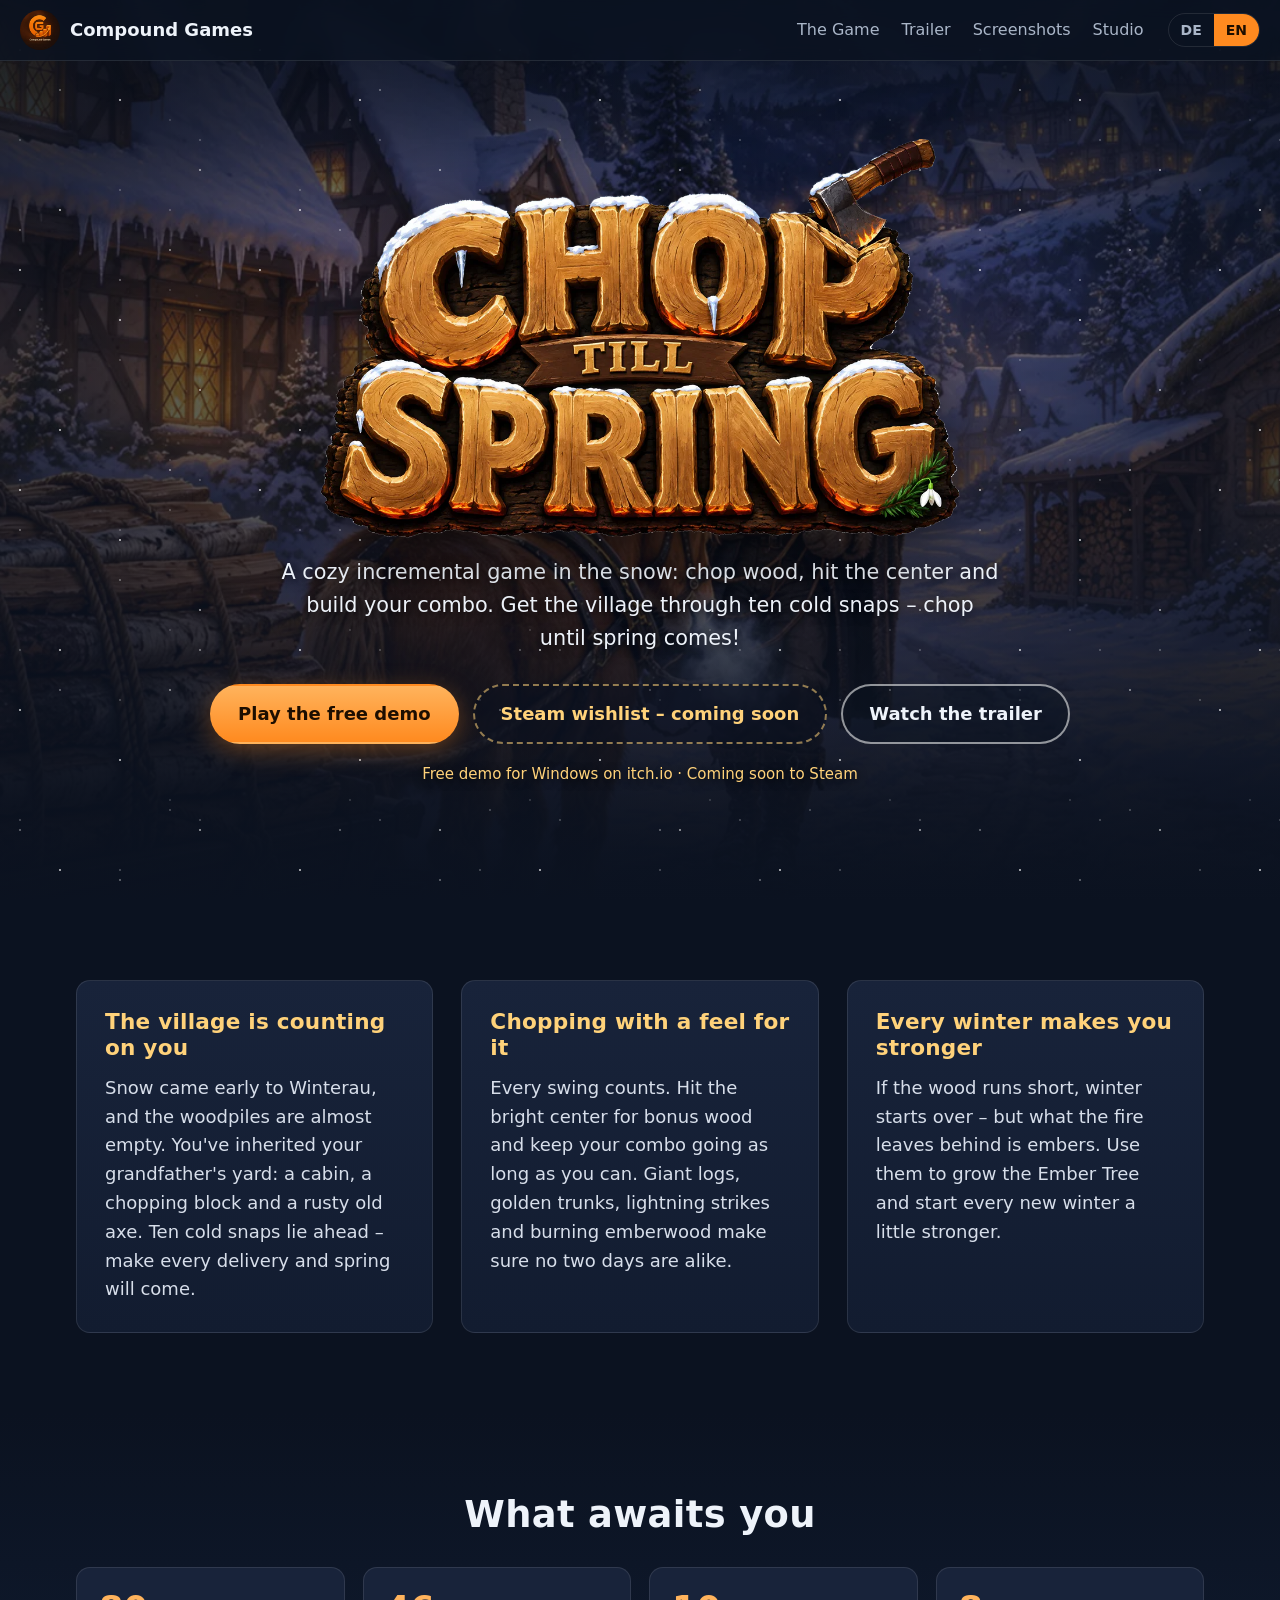
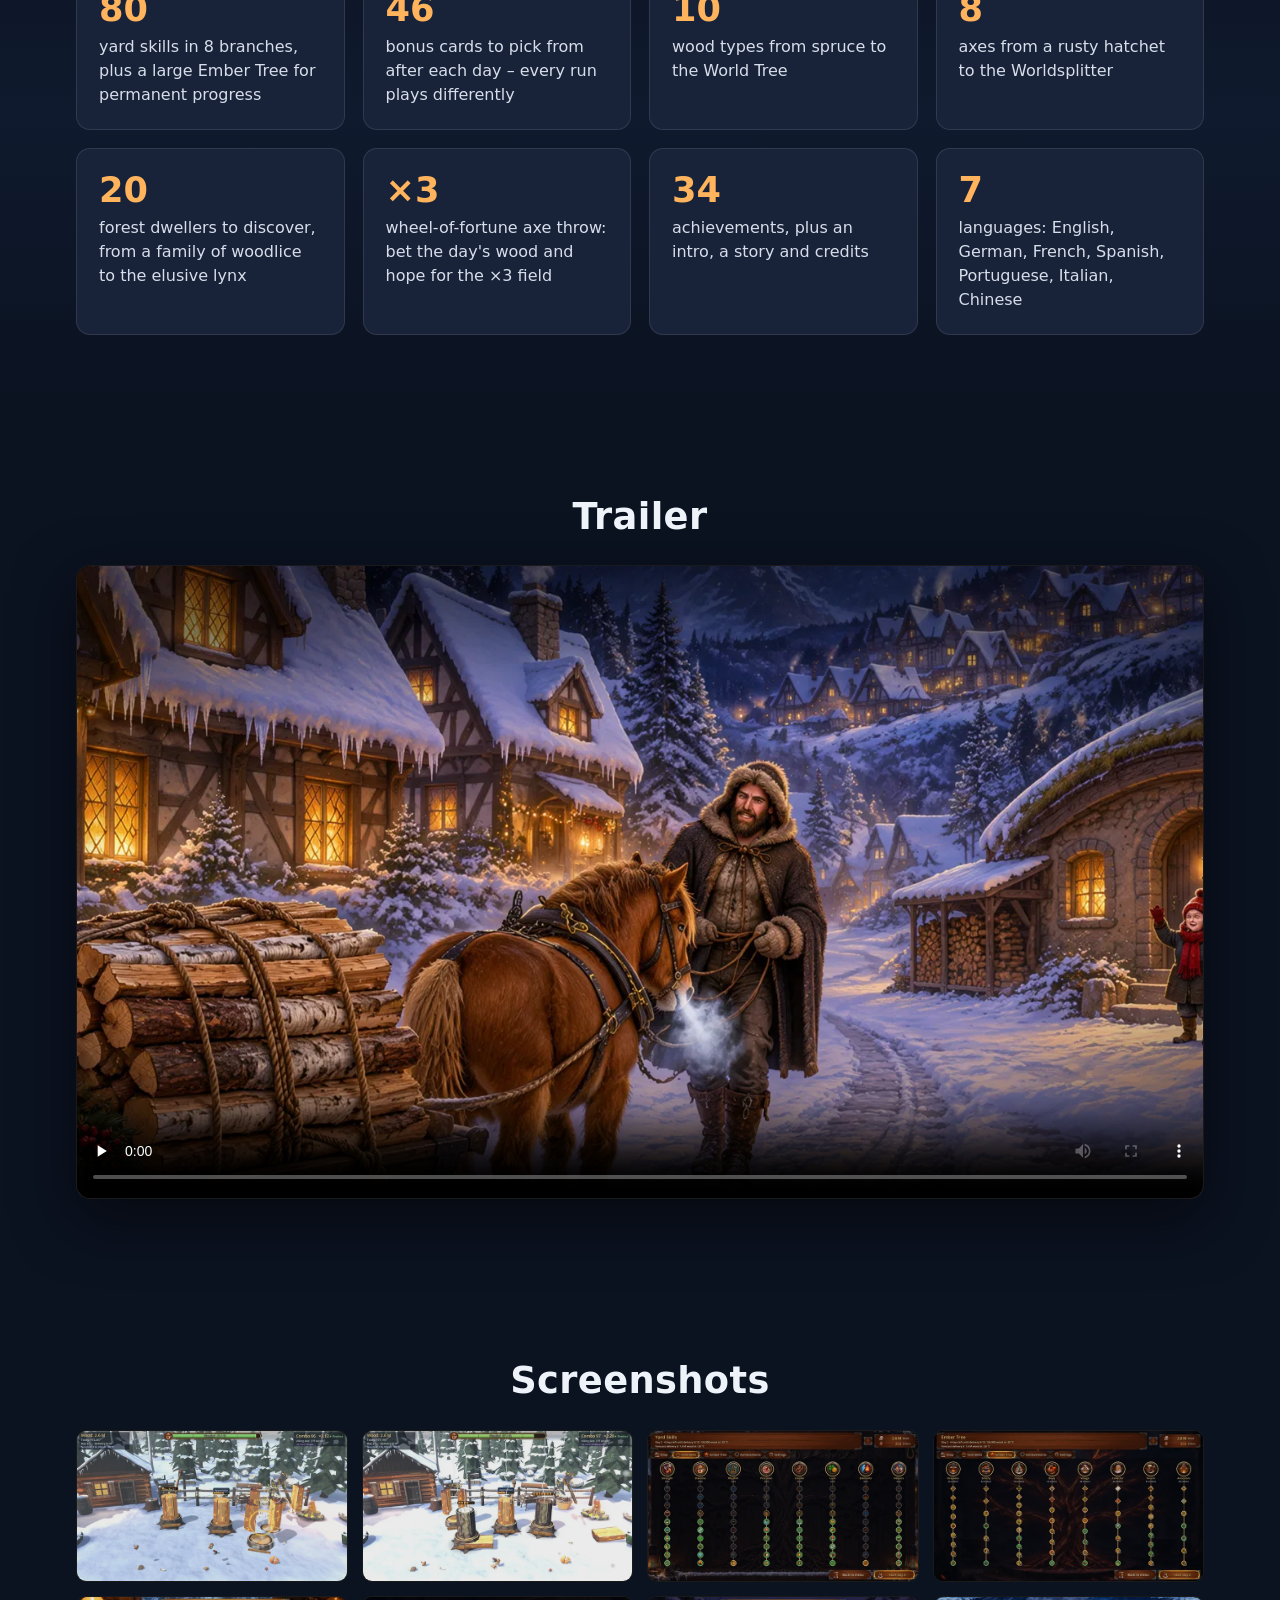
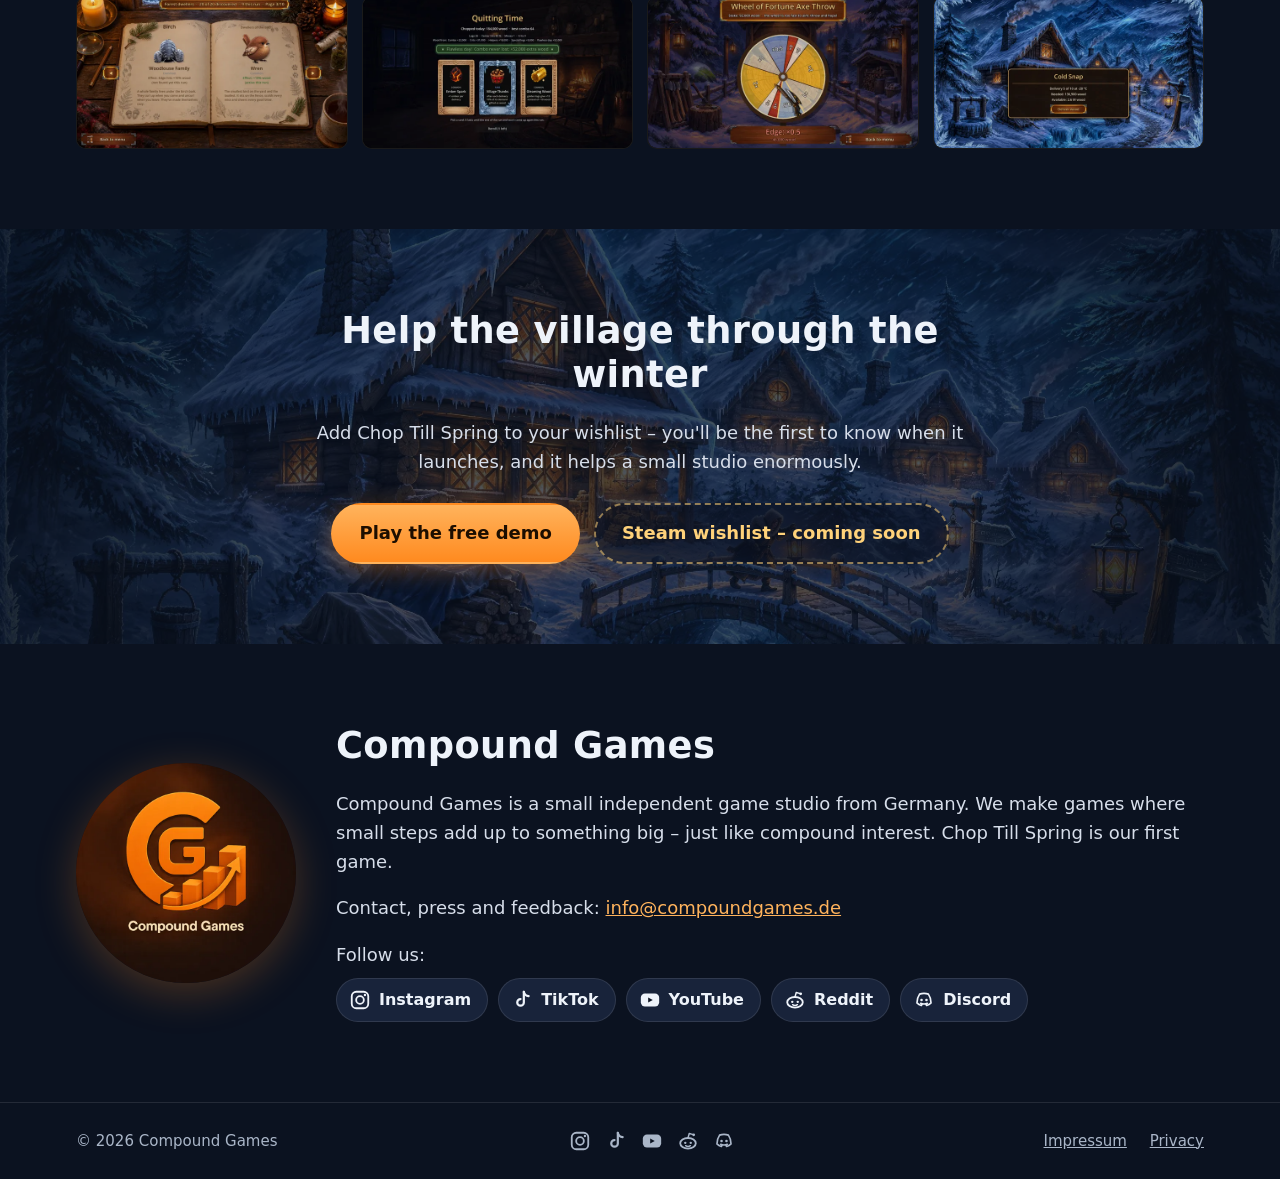
<file: index.html>
<!doctype html>
<html lang="de">
<head>
<meta charset="utf-8">
<meta name="viewport" content="width=device-width, initial-scale=1">
<title>Chop Till Spring – Compound Games</title>
<meta name="description" content="Chop Till Spring: Ein gemütliches Incremental-Spiel im Schnee. Hack Holz, triff die Mitte, bring das Dorf durch zehn Kälteeinbrüche. Bald auf Steam.">
<meta property="og:title" content="Chop Till Spring">
<meta property="og:description" content="Ein gemütliches Incremental-Spiel im Schnee. Hack, bis der Frühling kommt!">
<meta property="og:image" content="https://compoundgames.de/img/og_image.png">
<meta property="og:url" content="https://compoundgames.de/">
<meta property="og:type" content="website">
<meta name="twitter:card" content="summary_large_image">
<link rel="icon" type="image/png" href="img/favicon.png">
<link rel="stylesheet" href="style.css">
</head>
<body>
<!-- Symbole fuer die Social-Media-Links: eingebettet, keine Anfragen an fremde Server -->
<svg width="0" height="0" style="position:absolute" aria-hidden="true" focusable="false">
  <symbol id="i-ig" viewBox="0 0 24 24"><rect x="3" y="3" width="18" height="18" rx="5" fill="none" stroke="currentColor" stroke-width="2"/><circle cx="12" cy="12" r="4.2" fill="none" stroke="currentColor" stroke-width="2"/><circle cx="17.4" cy="6.6" r="1.3" fill="currentColor"/></symbol>
  <symbol id="i-tt" viewBox="0 0 24 24"><path d="M14 3v11.6a3.6 3.6 0 1 1-3.6-3.6" fill="none" stroke="currentColor" stroke-width="2.4" stroke-linecap="round" stroke-linejoin="round"/><path d="M14 3.2c.7 2.6 2.5 4.3 5.2 4.6" fill="none" stroke="currentColor" stroke-width="2.4" stroke-linecap="round"/></symbol>
  <symbol id="i-yt" viewBox="0 0 24 24"><rect x="2" y="5" width="20" height="14" rx="4.5" fill="currentColor"/><path d="M10 9.2v5.6l5-2.8z" fill="#0b1220"/></symbol>
  <symbol id="i-dc" viewBox="0 0 24 24"><path d="M7.2 5.6c1.5-.6 3-.9 4.8-.9s3.3.3 4.8.9c1.9 2.7 2.9 5.8 2.9 9.6-1.4 1.4-3 2.3-4.8 2.8l-1-1.7M7.2 5.6C5.3 8.3 4.3 11.4 4.3 15.2c1.4 1.4 3 2.3 4.8 2.8l1-1.7M8.4 15.6c2.4 1 4.8 1 7.2 0" fill="none" stroke="currentColor" stroke-width="1.8" stroke-linecap="round" stroke-linejoin="round"/><circle cx="9.3" cy="12" r="1.4" fill="currentColor"/><circle cx="14.7" cy="12" r="1.4" fill="currentColor"/></symbol>
  <symbol id="i-rd" viewBox="0 0 24 24"><ellipse cx="12" cy="14.5" rx="8.5" ry="5.8" fill="none" stroke="currentColor" stroke-width="2"/><circle cx="9" cy="14" r="1.3" fill="currentColor"/><circle cx="15" cy="14" r="1.3" fill="currentColor"/><path d="M9.4 17.1c1.6 1 3.6 1 5.2 0" fill="none" stroke="currentColor" stroke-width="1.6" stroke-linecap="round"/><path d="M12 8.7l1.3-4.8 3.6.9" fill="none" stroke="currentColor" stroke-width="1.6" stroke-linecap="round" stroke-linejoin="round"/><circle cx="18.2" cy="5.2" r="1.5" fill="currentColor"/></symbol>
</svg>

<header class="topbar">
  <a class="brand" href="#top">
    <img src="img/studio_logo.webp" alt="" width="40" height="40">
    <span>Compound Games</span>
  </a>
  <nav>
    <a href="#spiel"><span lang="de">Das Spiel</span><span lang="en">The Game</span></a>
    <a href="#trailer">Trailer</a>
    <a href="#bilder"><span lang="de">Bilder</span><span lang="en">Screenshots</span></a>
    <a href="#studio">Studio</a>
  </nav>
  <div class="langswitch" role="group" aria-label="Sprache / Language">
    <button type="button" data-lang="de">DE</button>
    <button type="button" data-lang="en">EN</button>
  </div>
</header>

<main id="top">

<section class="hero">
  <div class="hero-bg" aria-hidden="true"></div>
  <div class="snow" aria-hidden="true"></div>
  <div class="hero-inner">
    <img class="game-logo" src="img/game_logo.webp" alt="Chop Till Spring">
    <p class="tagline">
      <span lang="de">Ein gemütliches Incremental-Spiel im Schnee: Hack Holz, triff die Mitte und baue deine Combo auf. Bring das Dorf durch zehn Kälteeinbrüche – hack, bis der Frühling kommt!</span>
      <span lang="en">A cozy incremental game in the snow: chop wood, hit the center and build your combo. Get the village through ten cold snaps – chop until spring comes!</span>
    </p>
    <div class="cta">
      <a class="btn primary" href="https://compound-games.itch.io/chop-till-spring" target="_blank" rel="noopener"><span lang="de">Demo kostenlos spielen</span><span lang="en">Play the free demo</span></a>
      <a class="btn primary steam-link" href="#" target="_blank" rel="noopener">
        <span lang="de">Auf die Steam-Wunschliste</span><span lang="en">Wishlist on Steam</span>
      </a>
      <a class="btn" href="#trailer"><span lang="de">Trailer ansehen</span><span lang="en">Watch the trailer</span></a>
    </div>
    <p class="soon"><span lang="de">Kostenlose Demo für Windows auf itch.io · Bald auf Steam</span><span lang="en">Free demo for Windows on itch.io · Coming soon to Steam</span></p>
  </div>
</section>

<section id="spiel" class="story">
  <div class="wrap">
    <article>
      <h2><span lang="de">Das Dorf zählt auf dich</span><span lang="en">The village is counting on you</span></h2>
      <p lang="de">Der Schnee kam zu früh nach Winterau, und die Holzstapel sind fast leer. Du hast den Hof deines Großvaters geerbt: eine Hütte, einen Hackklotz und ein rostiges Beil. Zehn Kälteeinbrüche stehen bevor – schaffst du jede Lieferung, kommt der Frühling.</p>
      <p lang="en">Snow came early to Winterau, and the woodpiles are almost empty. You've inherited your grandfather's yard: a cabin, a chopping block and a rusty old axe. Ten cold snaps lie ahead – make every delivery and spring will come.</p>
    </article>
    <article>
      <h2><span lang="de">Hacken mit Gefühl</span><span lang="en">Chopping with a feel for it</span></h2>
      <p lang="de">Jeder Hieb zählt. Triff die helle Mitte für Bonusholz und halte deine Combo, so lange es geht. Riesenscheite, goldene Stämme, Blitzschläge und brennendes Glutholz sorgen dafür, dass kein Tag wie der andere ist.</p>
      <p lang="en">Every swing counts. Hit the bright center for bonus wood and keep your combo going as long as you can. Giant logs, golden trunks, lightning strikes and burning emberwood make sure no two days are alike.</p>
    </article>
    <article>
      <h2><span lang="de">Jeder Winter macht dich stärker</span><span lang="en">Every winter makes you stronger</span></h2>
      <p lang="de">Reicht das Holz nicht, beginnt der Winter von vorn – doch was vom Feuer bleibt, ist Glut. Mit ihr baust du den Glut-Baum aus und startest jeden neuen Winter ein Stück stärker.</p>
      <p lang="en">If the wood runs short, winter starts over – but what the fire leaves behind is embers. Use them to grow the Ember Tree and start every new winter a little stronger.</p>
    </article>
  </div>
</section>

<section class="features">
  <div class="wrap">
    <h2 class="center"><span lang="de">Was dich erwartet</span><span lang="en">What awaits you</span></h2>
    <ul class="feature-grid">
      <li><b>80</b><span lang="de">Hof-Skills in 8 Ästen, dazu ein großer Glut-Baum für dauerhaften Fortschritt</span><span lang="en">yard skills in 8 branches, plus a large Ember Tree for permanent progress</span></li>
      <li><b>46</b><span lang="de">Bonuskarten, aus denen du nach jedem Tag wählst – jeder Durchlauf spielt sich anders</span><span lang="en">bonus cards to pick from after each day – every run plays differently</span></li>
      <li><b>10</b><span lang="de">Holzarten vom Fichtenscheit bis zum Weltenbaum</span><span lang="en">wood types from spruce to the World Tree</span></li>
      <li><b>8</b><span lang="de">Äxte vom rostigen Beil bis zum Weltenspalter</span><span lang="en">axes from a rusty hatchet to the Worldsplitter</span></li>
      <li><b>20</b><span lang="de">Waldbewohner zum Entdecken, von der Asselfamilie bis zum scheuen Luchs</span><span lang="en">forest dwellers to discover, from a family of woodlice to the elusive lynx</span></li>
      <li><b>×3</b><span lang="de">Glücksrad-Axtwurf: Setz dein Tagesholz und hoffe auf das ×3-Feld</span><span lang="en">wheel-of-fortune axe throw: bet the day's wood and hope for the ×3 field</span></li>
      <li><b>34</b><span lang="de">Erfolge, dazu Intro, Geschichte und Abspann</span><span lang="en">achievements, plus an intro, a story and credits</span></li>
      <li><b>7</b><span lang="de">Sprachen: Deutsch, Englisch, Französisch, Spanisch, Portugiesisch, Italienisch, Chinesisch</span><span lang="en">languages: English, German, French, Spanish, Portuguese, Italian, Chinese</span></li>
    </ul>
  </div>
</section>

<section id="trailer" class="trailer">
  <div class="wrap">
    <h2 class="center">Trailer</h2>
    <div class="video-frame">
      <video id="trailer-video" controls preload="none" poster="img/hero.webp" playsinline>
        <source data-de="video/trailer_en.mp4" data-en="video/trailer_en.mp4" src="video/trailer_en.mp4" type="video/mp4">
      </video>
    </div>
  </div>
</section>

<section id="bilder" class="gallery">
  <div class="wrap">
    <h2 class="center"><span lang="de">Bilder aus dem Spiel</span><span lang="en">Screenshots</span></h2>
    <div class="shots" id="shots"></div>
  </div>
</section>

<section class="wishlist">
  <div class="wrap center">
    <h2><span lang="de">Hilf dem Dorf durch den Winter</span><span lang="en">Help the village through the winter</span></h2>
    <p lang="de">Setz Chop Till Spring auf deine Wunschliste – so erfährst du als Erstes, wann es losgeht, und hilfst einem kleinen Studio enorm.</p>
    <p lang="en">Add Chop Till Spring to your wishlist – you'll be the first to know when it launches, and it helps a small studio enormously.</p>
    <div class="cta">
      <a class="btn primary" href="https://compound-games.itch.io/chop-till-spring" target="_blank" rel="noopener"><span lang="de">Demo kostenlos spielen</span><span lang="en">Play the free demo</span></a>
      <a class="btn primary steam-link" href="#" target="_blank" rel="noopener"><span lang="de">Auf die Steam-Wunschliste</span><span lang="en">Wishlist on Steam</span></a>
    </div>
  </div>
</section>

<section id="studio" class="studio">
  <div class="wrap studio-inner">
    <img src="img/studio_logo.webp" alt="Compound Games Logo" width="220" height="220">
    <div>
      <h2>Compound Games</h2>
      <p lang="de">Compound Games ist ein kleines unabhängiges Spielestudio aus Deutschland. Wir machen Spiele, bei denen kleine Fortschritte sich zu etwas Großem aufaddieren – genau wie Zinseszins. Chop Till Spring ist unser erstes Spiel.</p>
      <p lang="en">Compound Games is a small independent game studio from Germany. We make games where small steps add up to something big – just like compound interest. Chop Till Spring is our first game.</p>
      <p><span lang="de">Kontakt, Presse und Feedback:</span><span lang="en">Contact, press and feedback:</span> <a href="mailto:info@compoundgames.de">info@compoundgames.de</a></p>
      <p class="socials-title"><span lang="de">Folge uns:</span><span lang="en">Follow us:</span></p>
      <div class="socials">
        <a href="https://www.instagram.com/compoundgames" target="_blank" rel="noopener" aria-label="Compound Games auf Instagram" data-label-en="Compound Games on Instagram"><svg aria-hidden="true"><use href="#i-ig"/></svg><span>Instagram</span></a>
        <a href="https://www.tiktok.com/@compoundgamesde" target="_blank" rel="noopener" aria-label="Compound Games auf TikTok" data-label-en="Compound Games on TikTok"><svg aria-hidden="true"><use href="#i-tt"/></svg><span>TikTok</span></a>
        <a href="https://www.youtube.com/@compoundgamesde" target="_blank" rel="noopener" aria-label="Compound Games auf YouTube" data-label-en="Compound Games on YouTube"><svg aria-hidden="true"><use href="#i-yt"/></svg><span>YouTube</span></a>
        <a href="https://www.reddit.com/user/Compoundgames" target="_blank" rel="noopener" aria-label="Compound Games auf Reddit" data-label-en="Compound Games on Reddit"><svg aria-hidden="true"><use href="#i-rd"/></svg><span>Reddit</span></a>
        <a href="https://discord.gg/XSnmssbxfM" target="_blank" rel="noopener" aria-label="Compound Games auf Discord" data-label-en="Compound Games on Discord"><svg aria-hidden="true"><use href="#i-dc"/></svg><span>Discord</span></a>
      </div>
    </div>
  </div>
</section>

</main>

<footer>
  <div class="wrap foot">
    <span>© <span id="year">2026</span> Compound Games</span>
    <span class="foot-social">
      <a href="https://www.instagram.com/compoundgames" target="_blank" rel="noopener" aria-label="Compound Games auf Instagram" data-label-en="Compound Games on Instagram"><svg aria-hidden="true"><use href="#i-ig"/></svg></a>
      <a href="https://www.tiktok.com/@compoundgamesde" target="_blank" rel="noopener" aria-label="Compound Games auf TikTok" data-label-en="Compound Games on TikTok"><svg aria-hidden="true"><use href="#i-tt"/></svg></a>
      <a href="https://www.youtube.com/@compoundgamesde" target="_blank" rel="noopener" aria-label="Compound Games auf YouTube" data-label-en="Compound Games on YouTube"><svg aria-hidden="true"><use href="#i-yt"/></svg></a>
      <a href="https://www.reddit.com/user/Compoundgames" target="_blank" rel="noopener" aria-label="Compound Games auf Reddit" data-label-en="Compound Games on Reddit"><svg aria-hidden="true"><use href="#i-rd"/></svg></a>
      <a href="https://discord.gg/XSnmssbxfM" target="_blank" rel="noopener" aria-label="Compound Games auf Discord" data-label-en="Compound Games on Discord"><svg aria-hidden="true"><use href="#i-dc"/></svg></a>
    </span>
    <span>
      <a href="impressum.html">Impressum</a>
      <a href="datenschutz.html"><span lang="de">Datenschutz</span><span lang="en">Privacy</span></a>
    </span>
  </div>
</footer>

<div class="lightbox" id="lightbox" hidden>
  <button type="button" class="lb-close" aria-label="Schließen">×</button>
  <button type="button" class="lb-prev" aria-label="Zurück">‹</button>
  <img alt="">
  <button type="button" class="lb-next" aria-label="Weiter">›</button>
</div>

<script src="site.js"></script>
</body>
</html>
</file>
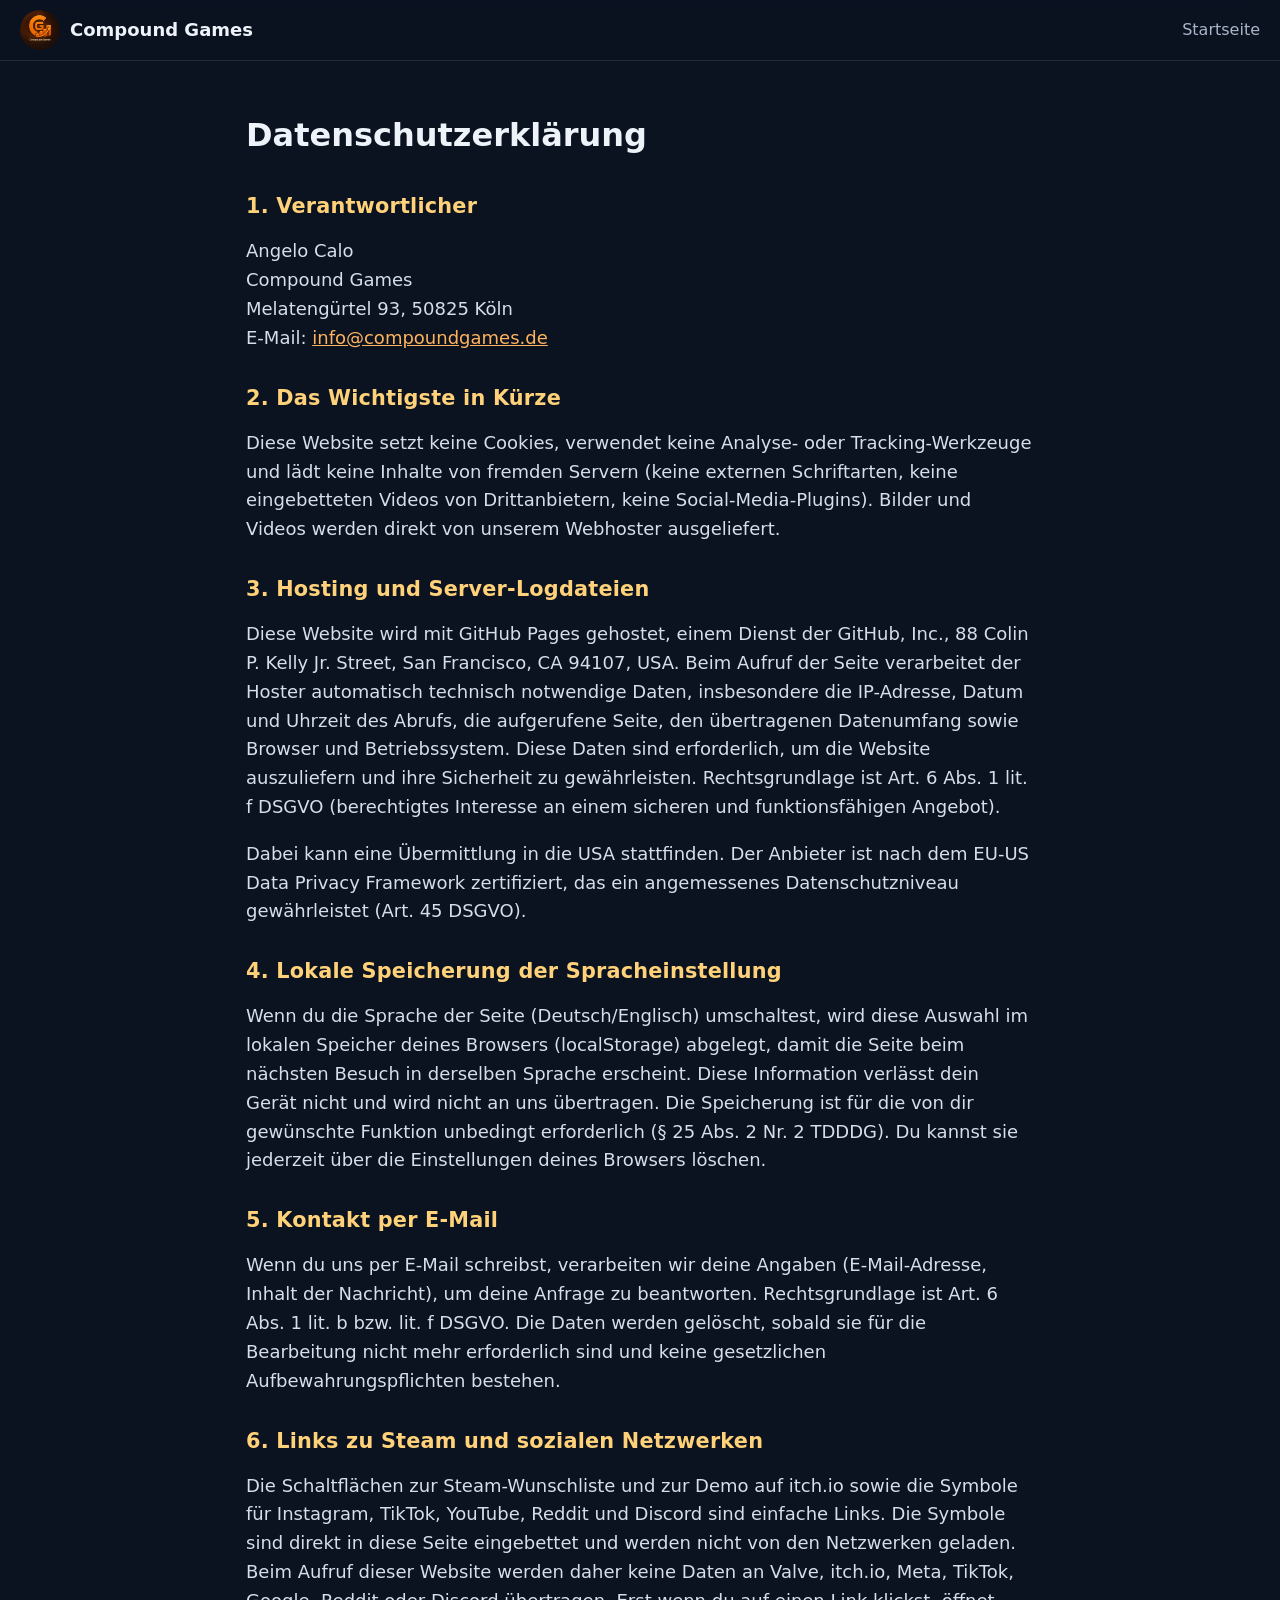
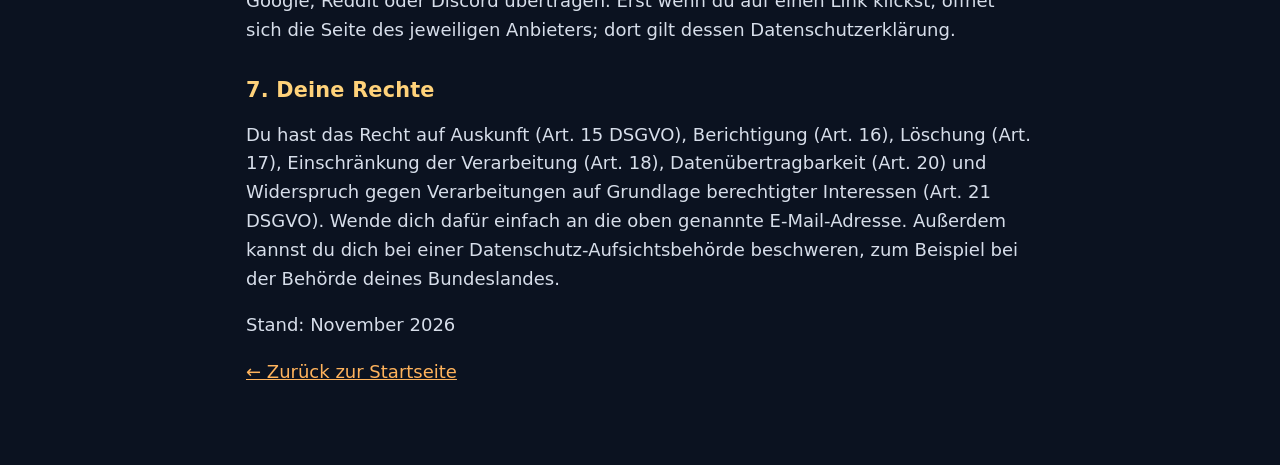
<file: datenschutz.html>
<!doctype html>
<html lang="de">
<head>
<meta charset="utf-8">
<meta name="viewport" content="width=device-width, initial-scale=1">
<title>Datenschutz – Compound Games</title>
<meta name="robots" content="noindex">
<link rel="icon" type="image/png" href="img/favicon.png">
<link rel="stylesheet" href="style.css">
</head>
<body>
<header class="topbar">
  <a class="brand" href="index.html"><img src="img/studio_logo.webp" alt="" width="40" height="40"><span>Compound Games</span></a>
  <nav><a href="index.html">Startseite</a></nav>
</header>
<main class="legal">
  <h1>Datenschutzerklärung</h1>

  <h2>1. Verantwortlicher</h2>
  <p>
    Angelo Calo<br>
    Compound Games<br>
    Melatengürtel 93, 50825 Köln<br>
    E-Mail: <a href="mailto:info@compoundgames.de">info@compoundgames.de</a>
  </p>

  <h2>2. Das Wichtigste in Kürze</h2>
  <p>Diese Website setzt keine Cookies, verwendet keine Analyse- oder Tracking-Werkzeuge und lädt keine Inhalte von fremden Servern (keine externen Schriftarten, keine eingebetteten Videos von Drittanbietern, keine Social-Media-Plugins). Bilder und Videos werden direkt von unserem Webhoster ausgeliefert.</p>

  <h2>3. Hosting und Server-Logdateien</h2>
  <p>Diese Website wird mit GitHub Pages gehostet, einem Dienst der GitHub, Inc., 88 Colin P. Kelly Jr. Street, San Francisco, CA 94107, USA. Beim Aufruf der Seite verarbeitet der Hoster automatisch technisch notwendige Daten, insbesondere die IP-Adresse, Datum und Uhrzeit des Abrufs, die aufgerufene Seite, den übertragenen Datenumfang sowie Browser und Betriebssystem. Diese Daten sind erforderlich, um die Website auszuliefern und ihre Sicherheit zu gewährleisten. Rechtsgrundlage ist Art. 6 Abs. 1 lit. f DSGVO (berechtigtes Interesse an einem sicheren und funktionsfähigen Angebot).</p>
  <p>Dabei kann eine Übermittlung in die USA stattfinden. Der Anbieter ist nach dem EU-US Data Privacy Framework zertifiziert, das ein angemessenes Datenschutzniveau gewährleistet (Art. 45 DSGVO).</p>

  <h2>4. Lokale Speicherung der Spracheinstellung</h2>
  <p>Wenn du die Sprache der Seite (Deutsch/Englisch) umschaltest, wird diese Auswahl im lokalen Speicher deines Browsers (localStorage) abgelegt, damit die Seite beim nächsten Besuch in derselben Sprache erscheint. Diese Information verlässt dein Gerät nicht und wird nicht an uns übertragen. Die Speicherung ist für die von dir gewünschte Funktion unbedingt erforderlich (§ 25 Abs. 2 Nr. 2 TDDDG). Du kannst sie jederzeit über die Einstellungen deines Browsers löschen.</p>

  <h2>5. Kontakt per E-Mail</h2>
  <p>Wenn du uns per E-Mail schreibst, verarbeiten wir deine Angaben (E-Mail-Adresse, Inhalt der Nachricht), um deine Anfrage zu beantworten. Rechtsgrundlage ist Art. 6 Abs. 1 lit. b bzw. lit. f DSGVO. Die Daten werden gelöscht, sobald sie für die Bearbeitung nicht mehr erforderlich sind und keine gesetzlichen Aufbewahrungspflichten bestehen.</p>

  <h2>6. Links zu Steam und sozialen Netzwerken</h2>
  <p>Die Schaltflächen zur Steam-Wunschliste und zur Demo auf itch.io sowie die Symbole für Instagram, TikTok, YouTube, Reddit und Discord sind einfache Links. Die Symbole sind direkt in diese Seite eingebettet und werden nicht von den Netzwerken geladen. Beim Aufruf dieser Website werden daher keine Daten an Valve, itch.io, Meta, TikTok, Google, Reddit oder Discord übertragen. Erst wenn du auf einen Link klickst, öffnet sich die Seite des jeweiligen Anbieters; dort gilt dessen Datenschutzerklärung.</p>

  <h2>7. Deine Rechte</h2>
  <p>Du hast das Recht auf Auskunft (Art. 15 DSGVO), Berichtigung (Art. 16), Löschung (Art. 17), Einschränkung der Verarbeitung (Art. 18), Datenübertragbarkeit (Art. 20) und Widerspruch gegen Verarbeitungen auf Grundlage berechtigter Interessen (Art. 21 DSGVO). Wende dich dafür einfach an die oben genannte E-Mail-Adresse. Außerdem kannst du dich bei einer Datenschutz-Aufsichtsbehörde beschweren, zum Beispiel bei der Behörde deines Bundeslandes.</p>

  <p>Stand: November 2026</p>
  <p><a href="index.html">← Zurück zur Startseite</a></p>
</main>
</body>
</html>
</file>
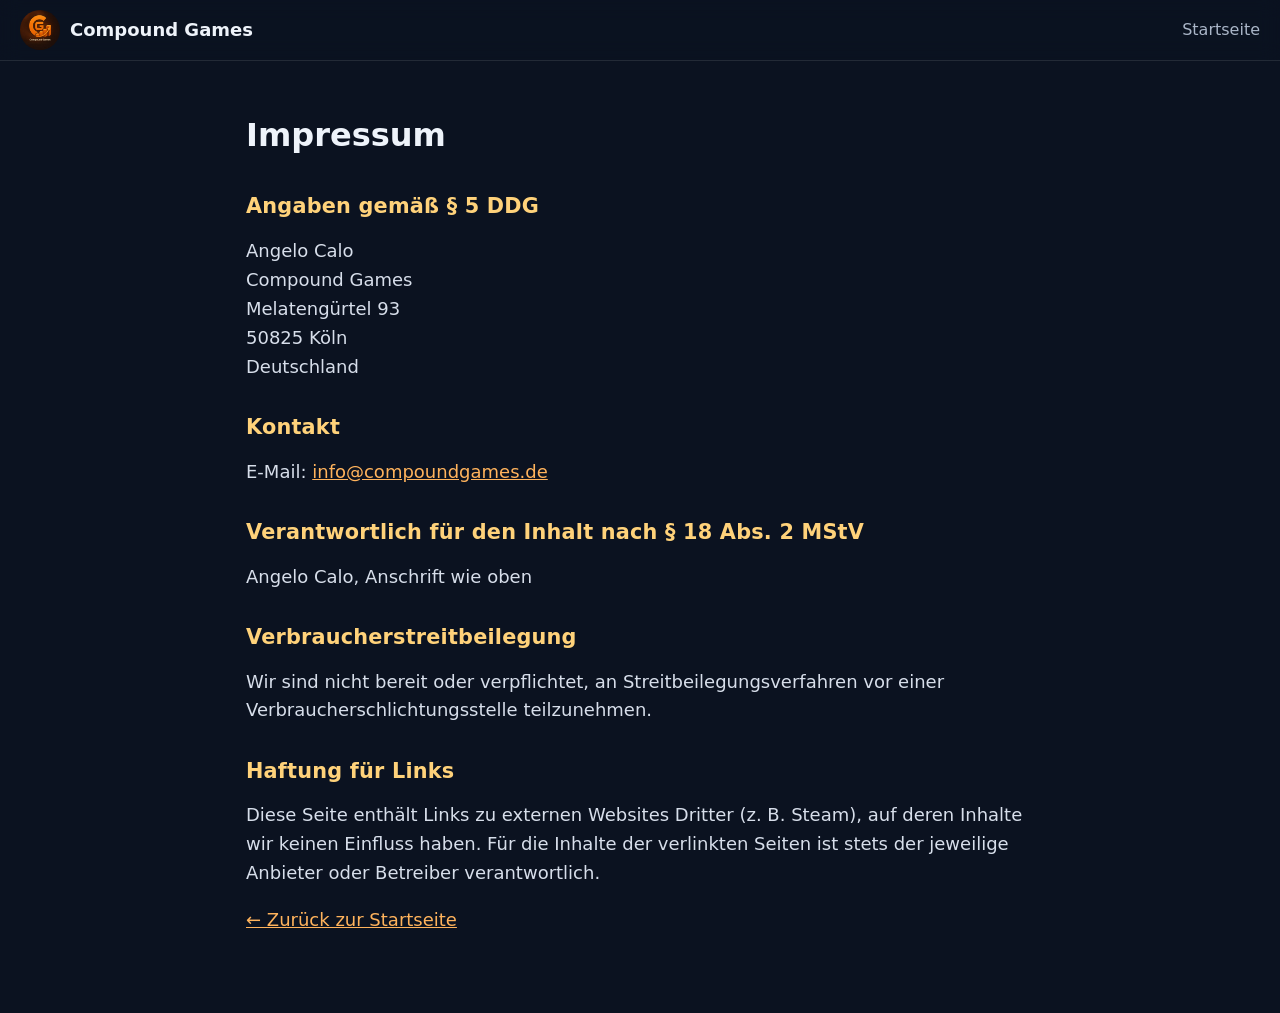
<file: impressum.html>
<!doctype html>
<html lang="de">
<head>
<meta charset="utf-8">
<meta name="viewport" content="width=device-width, initial-scale=1">
<title>Impressum – Compound Games</title>
<meta name="robots" content="noindex">
<link rel="icon" type="image/png" href="img/favicon.png">
<link rel="stylesheet" href="style.css">
</head>
<body>
<header class="topbar">
  <a class="brand" href="index.html"><img src="img/studio_logo.webp" alt="" width="40" height="40"><span>Compound Games</span></a>
  <nav><a href="index.html">Startseite</a></nav>
</header>
<main class="legal">
  <h1>Impressum</h1>

  <h2>Angaben gemäß § 5 DDG</h2>
  <p>
    Angelo Calo<br>
    Compound Games<br>
    Melatengürtel 93<br>
    50825 Köln<br>
    Deutschland
  </p>

  <h2>Kontakt</h2>
  <p>
    E-Mail: <a href="mailto:info@compoundgames.de">info@compoundgames.de</a>
  </p>

  <h2>Verantwortlich für den Inhalt nach § 18 Abs. 2 MStV</h2>
  <p>Angelo Calo, Anschrift wie oben</p>

  <h2>Verbraucherstreitbeilegung</h2>
  <p>Wir sind nicht bereit oder verpflichtet, an Streitbeilegungsverfahren vor einer Verbraucherschlichtungsstelle teilzunehmen.</p>

  <h2>Haftung für Links</h2>
  <p>Diese Seite enthält Links zu externen Websites Dritter (z. B. Steam), auf deren Inhalte wir keinen Einfluss haben. Für die Inhalte der verlinkten Seiten ist stets der jeweilige Anbieter oder Betreiber verantwortlich.</p>

  <p><a href="index.html">← Zurück zur Startseite</a></p>
</main>
</body>
</html>
</file>
<file: style.css>
/* Chop Till Spring / Compound Games – keine externen Schriften oder Dienste (DSGVO-freundlich) */
:root {
  --night: #0b1220;
  --night-2: #121c30;
  --panel: #18233a;
  --line: rgba(255, 255, 255, 0.10);
  --snow: #eef3fa;
  --muted: #aab6c8;
  --ember: #ff8a1f;
  --ember-2: #ffb35c;
  --gold: #ffd27a;
  --radius: 14px;
  --font: "Segoe UI", system-ui, -apple-system, "Helvetica Neue", Arial, sans-serif;
}

* { box-sizing: border-box; }
html { scroll-behavior: smooth; scroll-padding-top: 72px; }
body {
  margin: 0;
  background: var(--night);
  color: var(--snow);
  font-family: var(--font);
  font-size: 18px;
  line-height: 1.6;
  -webkit-font-smoothing: antialiased;
}
img { max-width: 100%; display: block; }
a { color: var(--ember-2); }
h2 { font-size: clamp(1.6rem, 3.2vw, 2.3rem); line-height: 1.2; margin: 0 0 .6em; letter-spacing: .01em; }
.wrap { max-width: 1160px; margin: 0 auto; padding: 0 16px; }
.center { text-align: center; }

/* Sprache: nur die gewaehlte anzeigen */
html[lang="de"] [lang="en"]:not(html),
html[lang="en"] [lang="de"]:not(html) { display: none !important; }

/* ---------- Kopfzeile ---------- */
.topbar {
  position: fixed; inset: 0 0 auto 0; z-index: 50;
  display: flex; align-items: center; gap: 24px;
  padding: 10px 20px;
  background: rgba(11, 18, 32, 0.78);
  backdrop-filter: blur(10px);
  border-bottom: 1px solid var(--line);
}
.brand { display: flex; align-items: center; gap: 10px; color: var(--snow); text-decoration: none; font-weight: 700; white-space: nowrap; }
.brand img { width: 40px; height: 40px; border-radius: 50%; }
.topbar nav { display: flex; gap: 22px; margin-left: auto; }
.topbar nav a { color: var(--muted); text-decoration: none; font-size: 16px; }
.topbar nav a:hover { color: var(--snow); }
.langswitch { display: flex; border: 1px solid var(--line); border-radius: 999px; overflow: hidden; }
.langswitch button {
  background: none; border: 0; color: var(--muted); font: inherit; font-size: 14px; font-weight: 700;
  padding: 5px 12px; cursor: pointer;
}
.langswitch button.on { background: var(--ember); color: #1d0e00; }

/* ---------- Kopfbild ---------- */
.hero {
  position: relative; min-height: 100vh; min-height: 100svh;
  display: grid; place-items: center; text-align: center;
  padding: 110px 16px 70px; overflow: hidden;
}
.hero-bg {
  position: absolute; inset: 0;
  background: url("img/hero.webp") center 40% / cover no-repeat;
}
.hero-bg::after {
  content: ""; position: absolute; inset: 0;
  background:
    radial-gradient(ellipse at 50% 45%, rgba(11,18,32,.25) 0%, rgba(11,18,32,.70) 70%),
    linear-gradient(to bottom, rgba(11,18,32,.35) 0%, rgba(11,18,32,0) 30%, rgba(11,18,32,.6) 75%, var(--night) 100%);
}
.hero-inner { position: relative; max-width: 860px; }
.game-logo { width: min(640px, 92%); margin: 0 auto 18px; filter: drop-shadow(0 10px 30px rgba(0,0,0,.6)); }
.tagline { font-size: clamp(1.05rem, 2.2vw, 1.3rem); margin: 0 auto 28px; max-width: 720px; text-shadow: 0 2px 12px rgba(0,0,0,.8); }
.cta { display: flex; gap: 14px; justify-content: center; flex-wrap: wrap; }
.soon { margin-top: 18px; color: var(--gold); font-size: 15px; text-shadow: 0 2px 10px rgba(0,0,0,.8); }

.btn {
  display: inline-block; padding: 14px 26px; border-radius: 999px;
  font-weight: 700; text-decoration: none; color: var(--snow);
  border: 2px solid rgba(255,255,255,.55); background: rgba(11,18,32,.45);
  transition: transform .15s, background .15s, box-shadow .15s;
}
.btn:hover { transform: translateY(-2px); background: rgba(11,18,32,.7); }
.btn.primary {
  border-color: transparent; color: #1d0e00;
  background: linear-gradient(180deg, var(--ember-2), var(--ember));
  box-shadow: 0 6px 24px rgba(255,138,31,.35);
}
.btn.disabled {
  cursor: default; color: var(--gold);
  border: 2px dashed rgba(255, 210, 122, .55); background: rgba(11,18,32,.55);
}
.btn.disabled:hover { transform: none; background: rgba(11,18,32,.55); }
.btn.primary:hover { box-shadow: 0 8px 32px rgba(255,138,31,.55); background: linear-gradient(180deg, #ffc47a, #ff9a3a); }

/* Schnee */
.snow, .snow::before, .snow::after {
  position: absolute; inset: -200px 0 0 0; pointer-events: none;
  background-image:
    radial-gradient(2px 2px at 20px 30px, #fff 50%, transparent 51%),
    radial-gradient(2px 2px at 120px 80px, #fff 50%, transparent 51%),
    radial-gradient(3px 3px at 200px 150px, rgba(255,255,255,.8) 50%, transparent 51%),
    radial-gradient(2px 2px at 60px 190px, #fff 50%, transparent 51%),
    radial-gradient(3px 3px at 170px 10px, rgba(255,255,255,.7) 50%, transparent 51%);
  background-size: 240px 220px;
  animation: snow 14s linear infinite;
  opacity: .6;
}
.snow::before { content: ""; background-size: 320px 300px; animation-duration: 22s; opacity: .5; }
.snow::after { content: ""; background-size: 180px 170px; animation-duration: 10s; opacity: .35; }
@keyframes snow { to { transform: translateY(220px); } }
@media (prefers-reduced-motion: reduce) { .snow, .snow::before, .snow::after { animation: none; } html { scroll-behavior: auto; } }

/* ---------- Geschichte ---------- */
section { padding: 80px 0; }
.story .wrap { display: grid; grid-template-columns: repeat(3, 1fr); gap: 28px; }
.story article {
  background: linear-gradient(180deg, var(--panel), var(--night-2));
  border: 1px solid var(--line); border-radius: var(--radius); padding: 28px;
}
.story h2 { font-size: 1.35rem; color: var(--gold); }
.story p { margin: 0; color: #d7deea; }

/* ---------- Features ---------- */
.features { background: linear-gradient(180deg, var(--night), #0f1a2e 50%, var(--night)); }
.feature-grid {
  list-style: none; margin: 30px 0 0; padding: 0;
  display: grid; grid-template-columns: repeat(4, 1fr); gap: 18px;
}
.feature-grid li {
  background: var(--panel); border: 1px solid var(--line); border-radius: var(--radius);
  padding: 22px; color: #d7deea; font-size: 16px; line-height: 1.5;
}
.feature-grid b { display: block; font-size: 2.2rem; line-height: 1.1; color: var(--ember-2); margin-bottom: 6px; }

/* ---------- Trailer ---------- */
.video-frame {
  margin-top: 26px; border-radius: var(--radius); overflow: hidden;
  border: 1px solid var(--line); box-shadow: 0 20px 60px rgba(0,0,0,.5);
  aspect-ratio: 16 / 9; background: #000;
}
.video-frame video { width: 100%; height: 100%; display: block; object-fit: cover; }

/* ---------- Bilder ---------- */
.shots { margin-top: 26px; display: grid; grid-template-columns: repeat(4, 1fr); gap: 14px; }
.shots button {
  padding: 0; border: 1px solid var(--line); border-radius: 10px; overflow: hidden;
  background: #000; cursor: zoom-in; aspect-ratio: 16 / 9;
}
.shots img { width: 100%; height: 100%; object-fit: cover; transition: transform .25s, opacity .25s; opacity: .92; }
.shots button:hover img { transform: scale(1.04); opacity: 1; }

.lightbox {
  position: fixed; inset: 0; z-index: 100; background: rgba(4, 8, 16, .94);
  display: flex; align-items: center; justify-content: center; padding: 16px;
}
.lightbox[hidden] { display: none; }
.lightbox img { max-width: 100%; max-height: 90vh; border-radius: 8px; box-shadow: 0 10px 50px rgba(0,0,0,.7); }
.lightbox button {
  position: absolute; background: rgba(0,0,0,.6); color: #fff; border: 1px solid rgba(255,255,255,.35);
  font-size: 34px; line-height: 1; width: 52px; height: 52px; border-radius: 50%; cursor: pointer;
  z-index: 1; backdrop-filter: blur(4px);
}
.lightbox button:hover { background: rgba(0,0,0,.85); }
.lb-close { top: 16px; right: 16px; }
.lb-prev { left: 16px; top: 50%; transform: translateY(-50%); }
.lb-next { right: 16px; top: 50%; transform: translateY(-50%); }

/* ---------- Wunschliste ---------- */
.wishlist {
  background: url("img/page_bg.webp") center / cover no-repeat;
  position: relative;
}
.wishlist::before { content: ""; position: absolute; inset: 0; background: rgba(11,18,32,.72); }
.wishlist .wrap { position: relative; max-width: 760px; }
.wishlist p { color: #d7deea; margin: 0 0 26px; }

/* ---------- Studio ---------- */
.studio-inner { display: flex; gap: 40px; align-items: center; }
.studio-inner img { width: 220px; height: 220px; border-radius: 50%; flex: none; box-shadow: 0 10px 40px rgba(255,138,31,.25); }
.studio p { color: #d7deea; }

/* Social-Media-Links */
.socials-title { margin-bottom: 8px; }
.socials { display: flex; flex-wrap: wrap; gap: 10px; }
.socials a {
  display: inline-flex; align-items: center; gap: 8px;
  padding: 8px 16px 8px 12px; border-radius: 999px;
  border: 1px solid var(--line); background: var(--panel);
  color: var(--snow); text-decoration: none; font-size: 16px; font-weight: 600;
  transition: border-color .15s, color .15s, transform .15s;
}
.socials a:hover { border-color: var(--ember); color: var(--ember-2); transform: translateY(-1px); }
.socials svg, .foot-social svg { width: 22px; height: 22px; flex: none; }
.foot-social { display: inline-flex; gap: 14px; align-items: center; }
.foot .foot-social a { margin: 0; display: inline-flex; }

/* ---------- Fuss ---------- */
footer { border-top: 1px solid var(--line); padding: 26px 0; color: var(--muted); font-size: 15px; }
.foot { display: flex; justify-content: space-between; gap: 16px; flex-wrap: wrap; }
.foot a { color: var(--muted); margin-left: 18px; }
.foot a:hover { color: var(--snow); }

/* ---------- Rechtstexte ---------- */
.legal { max-width: 820px; margin: 0 auto; padding: 110px 16px 60px; }
.legal h1 { font-size: 2rem; margin-top: 0; }
.legal h2 { font-size: 1.3rem; margin-top: 1.6em; color: var(--gold); }
.legal p, .legal li { color: #d7deea; }
.todo { background: #5a2b00; color: #ffd9a8; padding: 0 4px; border-radius: 4px; }

/* ---------- Kleine Bildschirme ---------- */
@media (max-width: 980px) {
  .story .wrap { grid-template-columns: 1fr; }
  .feature-grid { grid-template-columns: repeat(2, 1fr); }
  .shots { grid-template-columns: repeat(2, 1fr); }
}
@media (max-width: 680px) {
  body { font-size: 17px; }
  .topbar { gap: 12px; padding: 8px 16px; }
  .topbar nav { display: none; }
  .langswitch { margin-left: auto; }
  section { padding: 56px 0; }
  .feature-grid { grid-template-columns: 1fr; }
  .studio-inner { flex-direction: column; text-align: center; }
  .studio-inner img { width: 160px; height: 160px; }
  .socials { justify-content: center; }
  .foot { flex-direction: column; align-items: center; text-align: center; }
  .foot a { margin: 0 9px; }
}
</file>
